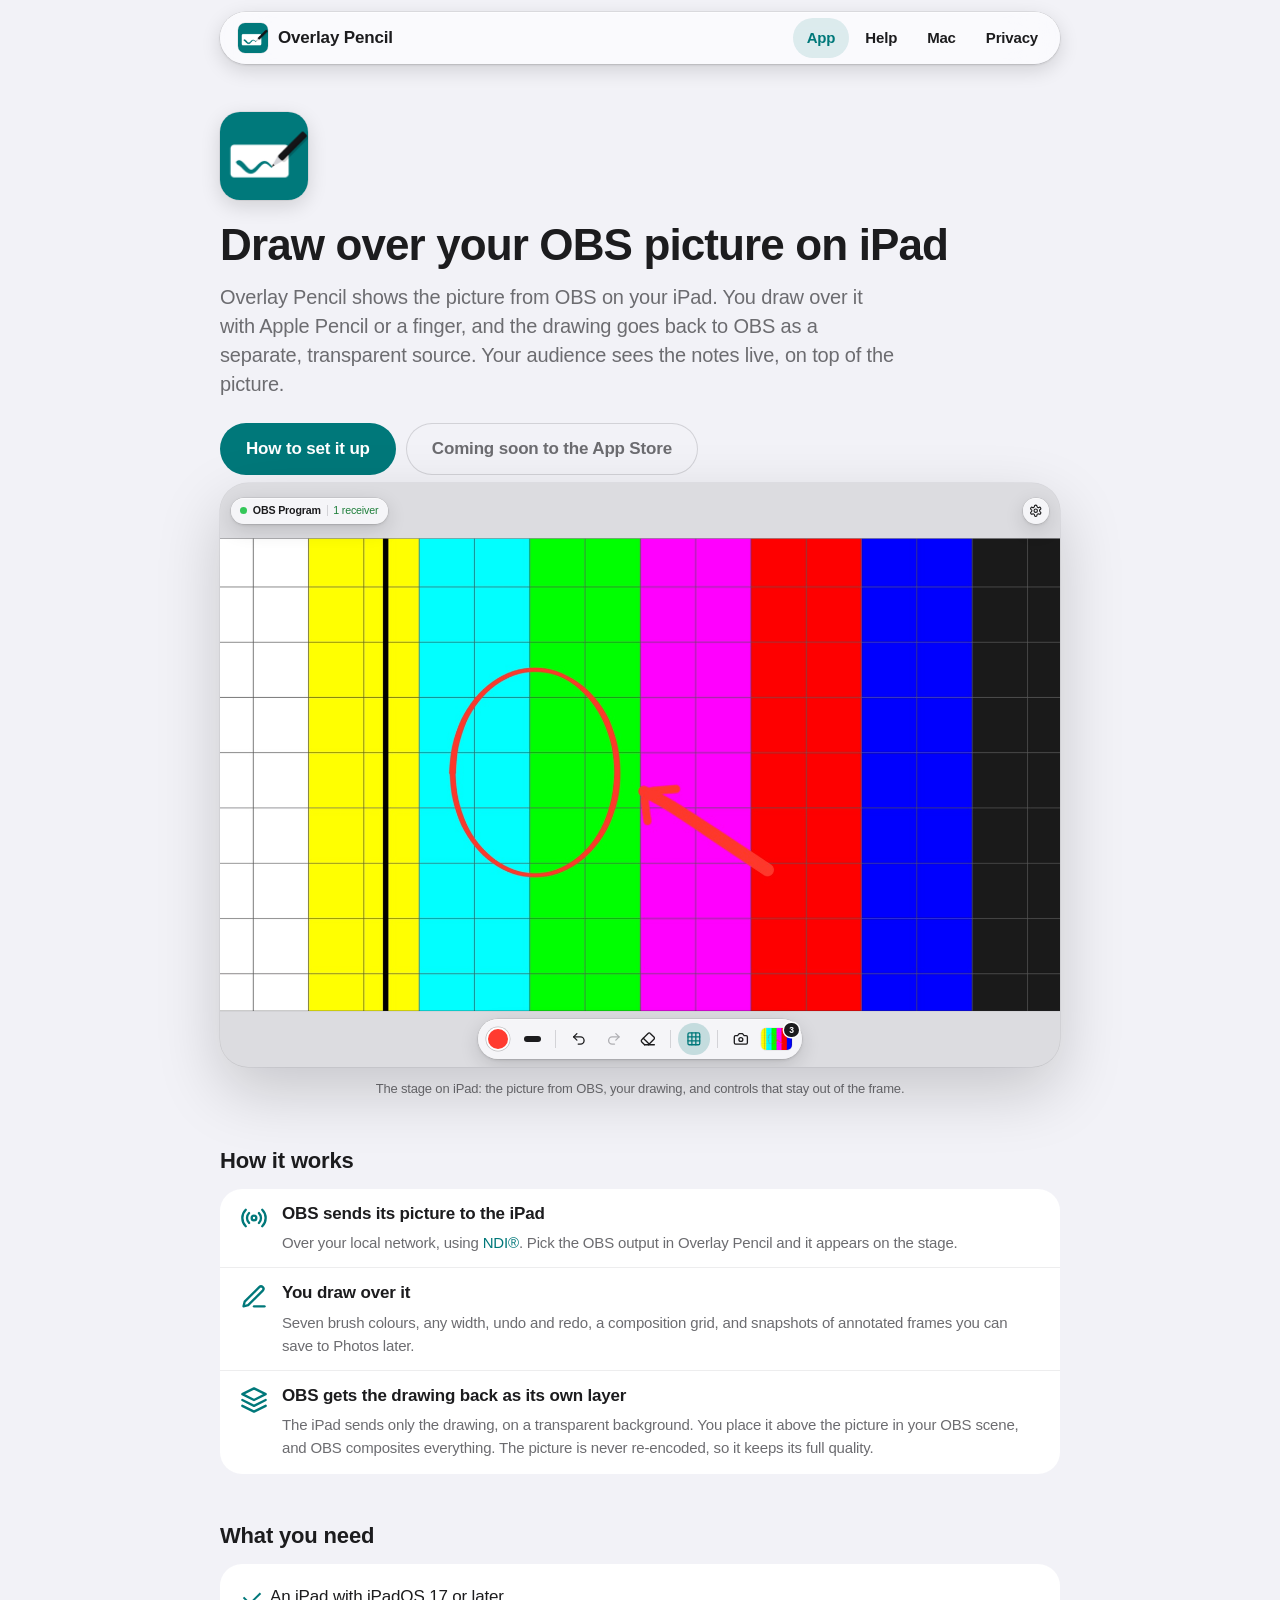
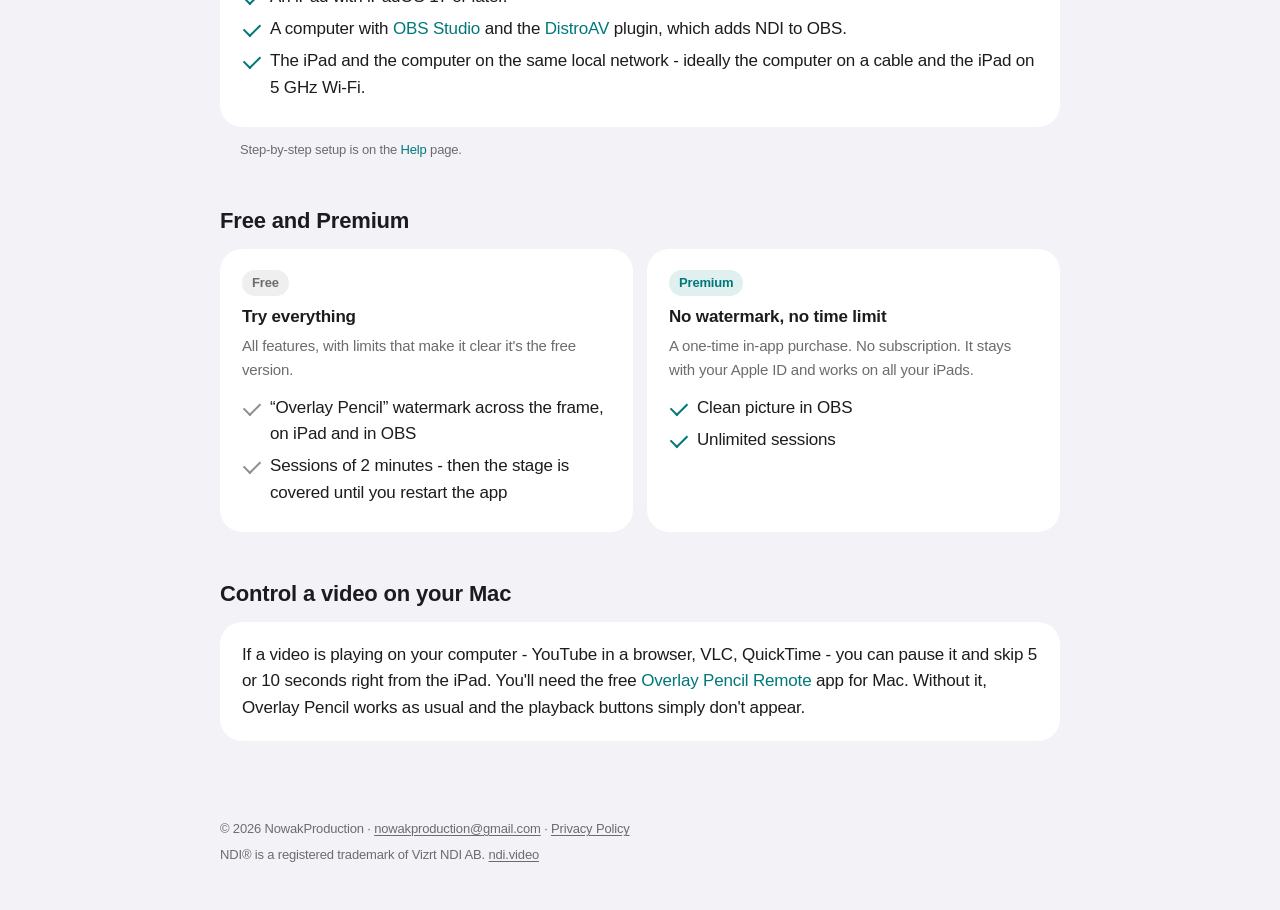
<file: index.html>
<!doctype html>
<html lang="en">
<head>
    <meta charset="utf-8">
    <meta name="viewport" content="width=device-width, initial-scale=1">
    <title>Overlay Pencil - draw over your OBS picture on iPad</title>
    <meta name="description" content="Overlay Pencil is an iPad app for drawing over the picture from OBS. The drawing goes back to OBS as a separate, transparent NDI® source.">
    <meta name="theme-color" content="#F2F2F7">
    <link rel="icon" type="image/png" href="assets/favicon.png">
    <link rel="apple-touch-icon" href="assets/apple-touch-icon.png">
    <link rel="stylesheet" href="style.css">
</head>
<body>
<header class="site">
    <div class="wrap">
        <div class="bar">
            <a class="brand" href="./"><img class="mark" src="assets/icon-96.png" alt="" width="30" height="30">Overlay Pencil</a>
            <nav>
                <a href="./" aria-current="page">App</a>
                <a href="support.html">Help</a>
                <a href="mac.html">Mac</a>
                <a href="privacy.html">Privacy</a>
            </nav>
        </div>
    </div>
</header>

<main>
    <div class="wrap">
        <img class="app-icon" src="assets/apple-touch-icon.png" alt="Overlay Pencil app icon" width="88" height="88">
        <h1>Draw over your OBS picture on iPad</h1>
        <p class="lead">Overlay Pencil shows the picture from OBS on your iPad. You draw over it with Apple Pencil or a finger, and the drawing goes back to OBS as a separate, transparent source. Your audience sees the notes live, on top of the picture.</p>

        <div class="actions">
            <a class="button" href="support.html">How to set it up</a>
            <span class="button soon" aria-disabled="true">Coming soon to the App Store</span>
        </div>

        <div class="scene" role="img" aria-label="Overlay Pencil on iPad: the picture from OBS with a red circle and arrow drawn over it, a status pill, a settings button and the toolbar">
            <div class="frame"></div>
            <div class="chrome-top">
                <span class="s-pill"><span class="dot"></span>OBS Program<span class="sep"></span><span class="ok">1 receiver</span></span>
                <span class="s-gear"><svg viewBox="0 0 24 24" fill="none" stroke="#1C1C1E" stroke-width="2" stroke-linecap="round" stroke-linejoin="round"><path d="M12.22 2h-.44a2 2 0 0 0-2 2v.18a2 2 0 0 1-1 1.73l-.43.25a2 2 0 0 1-2 0l-.15-.08a2 2 0 0 0-2.73.73l-.22.38a2 2 0 0 0 .73 2.73l.15.1a2 2 0 0 1 1 1.72v.51a2 2 0 0 1-1 1.74l-.15.09a2 2 0 0 0-.73 2.73l.22.38a2 2 0 0 0 2.73.73l.15-.08a2 2 0 0 1 2 0l.43.25a2 2 0 0 1 1 1.73V20a2 2 0 0 0 2 2h.44a2 2 0 0 0 2-2v-.18a2 2 0 0 1 1-1.73l.43-.25a2 2 0 0 1 2 0l.15.08a2 2 0 0 0 2.73-.73l.22-.39a2 2 0 0 0-.73-2.73l-.15-.08a2 2 0 0 1-1-1.74v-.5a2 2 0 0 1 1-1.74l.15-.09a2 2 0 0 0 .73-2.73l-.22-.38a2 2 0 0 0-2.73-.73l-.15.08a2 2 0 0 1-2 0l-.43-.25a2 2 0 0 1-1-1.73V4a2 2 0 0 0-2-2z"/><circle cx="12" cy="12" r="3"/></svg></span>
            </div>
            <div class="chrome-bottom">
                <div class="toolbar">
                    <span class="tool"><span class="swatch"></span></span>
                    <span class="tool"><span class="width-mark"></span></span>
                    <span class="divider"></span>
                    <span class="tool"><svg viewBox="0 0 24 24" fill="none" stroke="currentColor" stroke-width="2" stroke-linecap="round" stroke-linejoin="round"><path d="M9 14 4 9l5-5"/><path d="M4 9h10.5a5.5 5.5 0 0 1 0 11H11"/></svg></span>
                    <span class="tool disabled"><svg viewBox="0 0 24 24" fill="none" stroke="currentColor" stroke-width="2" stroke-linecap="round" stroke-linejoin="round"><path d="m15 14 5-5-5-5"/><path d="M20 9H9.5a5.5 5.5 0 0 0 0 11H13"/></svg></span>
                    <span class="tool"><svg viewBox="0 0 24 24" fill="none" stroke="currentColor" stroke-width="2" stroke-linecap="round" stroke-linejoin="round"><path d="m7 21-4.3-4.3c-1-1-1-2.5 0-3.4l9.6-9.6c1-1 2.5-1 3.4 0l5.6 5.6c1 1 1 2.5 0 3.4L13 21"/><path d="M22 21H7"/><path d="m5 11 9 9"/></svg></span>
                    <span class="divider"></span>
                    <span class="tool selected"><svg viewBox="0 0 24 24" fill="none" stroke="currentColor" stroke-width="2" stroke-linecap="round" stroke-linejoin="round"><rect x="3" y="3" width="18" height="18" rx="2"/><path d="M3 9h18M3 15h18M9 3v18M15 3v18"/></svg></span>
                    <span class="divider"></span>
                    <span class="tool"><svg viewBox="0 0 24 24" fill="none" stroke="currentColor" stroke-width="2" stroke-linecap="round" stroke-linejoin="round"><path d="M14.5 4h-5L7 7H4a2 2 0 0 0-2 2v9a2 2 0 0 0 2 2h16a2 2 0 0 0 2-2V9a2 2 0 0 0-2-2h-3l-2.5-3z"/><circle cx="12" cy="13" r="3"/></svg></span>
                    <span class="tile"><b>3</b></span>
                </div>
            </div>
        </div>
        <p class="caption">The stage on iPad: the picture from OBS, your drawing, and controls that stay out of the frame.</p>

        <h2>How it works</h2>
        <div class="list">
            <div class="row">
                <svg class="icon" viewBox="0 0 24 24" fill="none" stroke="currentColor" stroke-width="2" stroke-linecap="round" stroke-linejoin="round"><circle cx="12" cy="12" r="2"/><path d="M16.24 7.76a6 6 0 0 1 0 8.49M7.76 16.24a6 6 0 0 1 0-8.49M19.07 4.93a10 10 0 0 1 0 14.14M4.93 19.07a10 10 0 0 1 0-14.14"/></svg>
                <div><h3>OBS sends its picture to the iPad</h3><p>Over your local network, using <a href="https://ndi.video/">NDI®</a>. Pick the OBS output in Overlay Pencil and it appears on the stage.</p></div>
            </div>
            <div class="row">
                <svg class="icon" viewBox="0 0 24 24" fill="none" stroke="currentColor" stroke-width="2" stroke-linecap="round" stroke-linejoin="round"><path d="M12 20h9"/><path d="M16.5 3.5a2.1 2.1 0 0 1 3 3L7 19l-4 1 1-4Z"/></svg>
                <div><h3>You draw over it</h3><p>Seven brush colours, any width, undo and redo, a composition grid, and snapshots of annotated frames you can save to Photos later.</p></div>
            </div>
            <div class="row">
                <svg class="icon" viewBox="0 0 24 24" fill="none" stroke="currentColor" stroke-width="2" stroke-linecap="round" stroke-linejoin="round"><path d="m12 2 10 5-10 5L2 7z"/><path d="m2 12 10 5 10-5"/><path d="m2 17 10 5 10-5"/></svg>
                <div><h3>OBS gets the drawing back as its own layer</h3><p>The iPad sends only the drawing, on a transparent background. You place it above the picture in your OBS scene, and OBS composites everything. The picture is never re-encoded, so it keeps its full quality.</p></div>
            </div>
        </div>

        <h2>What you need</h2>
        <div class="card">
            <ul class="checks">
                <li>An iPad with iPadOS 17 or later.</li>
                <li>A computer with <a href="https://obsproject.com/">OBS Studio</a> and the <a href="https://github.com/DistroAV/DistroAV">DistroAV</a> plugin, which adds NDI to OBS.</li>
                <li>The iPad and the computer on the same local network - ideally the computer on a cable and the iPad on 5 GHz Wi-Fi.</li>
            </ul>
        </div>
        <p class="footnote">Step-by-step setup is on the <a href="support.html">Help</a> page.</p>

        <h2>Free and Premium</h2>
        <div class="grid">
            <div class="card">
                <span class="tag">Free</span>
                <h3>Try everything</h3>
                <p class="note">All features, with limits that make it clear it's the free version.</p>
                <ul class="checks muted">
                    <li>“Overlay Pencil” watermark across the frame, on iPad and in OBS</li>
                    <li>Sessions of 2 minutes - then the stage is covered until you restart the app</li>
                </ul>
            </div>
            <div class="card">
                <span class="tag accent">Premium</span>
                <h3>No watermark, no time limit</h3>
                <p class="note">A one-time in-app purchase. No subscription. It stays with your Apple ID and works on all your iPads.</p>
                <ul class="checks">
                    <li>Clean picture in OBS</li>
                    <li>Unlimited sessions</li>
                </ul>
            </div>
        </div>

        <h2>Control a video on your Mac</h2>
        <div class="card">
            <p>If a video is playing on your computer - YouTube in a browser, VLC, QuickTime - you can pause it and skip 5 or 10 seconds right from the iPad. You'll need the free <a href="mac.html">Overlay Pencil Remote</a> app for Mac. Without it, Overlay Pencil works as usual and the playback buttons simply don't appear.</p>
        </div>
    </div>
</main>

<footer class="site">
    <div class="wrap">
        <p>© 2026 NowakProduction · <a href="mailto:nowakproduction@gmail.com">nowakproduction@gmail.com</a> · <a href="privacy.html">Privacy Policy</a></p>
        <p>NDI® is a registered trademark of Vizrt NDI AB. <a href="https://ndi.video/">ndi.video</a></p>
    </div>
</footer>
</body>
</html>
</file>
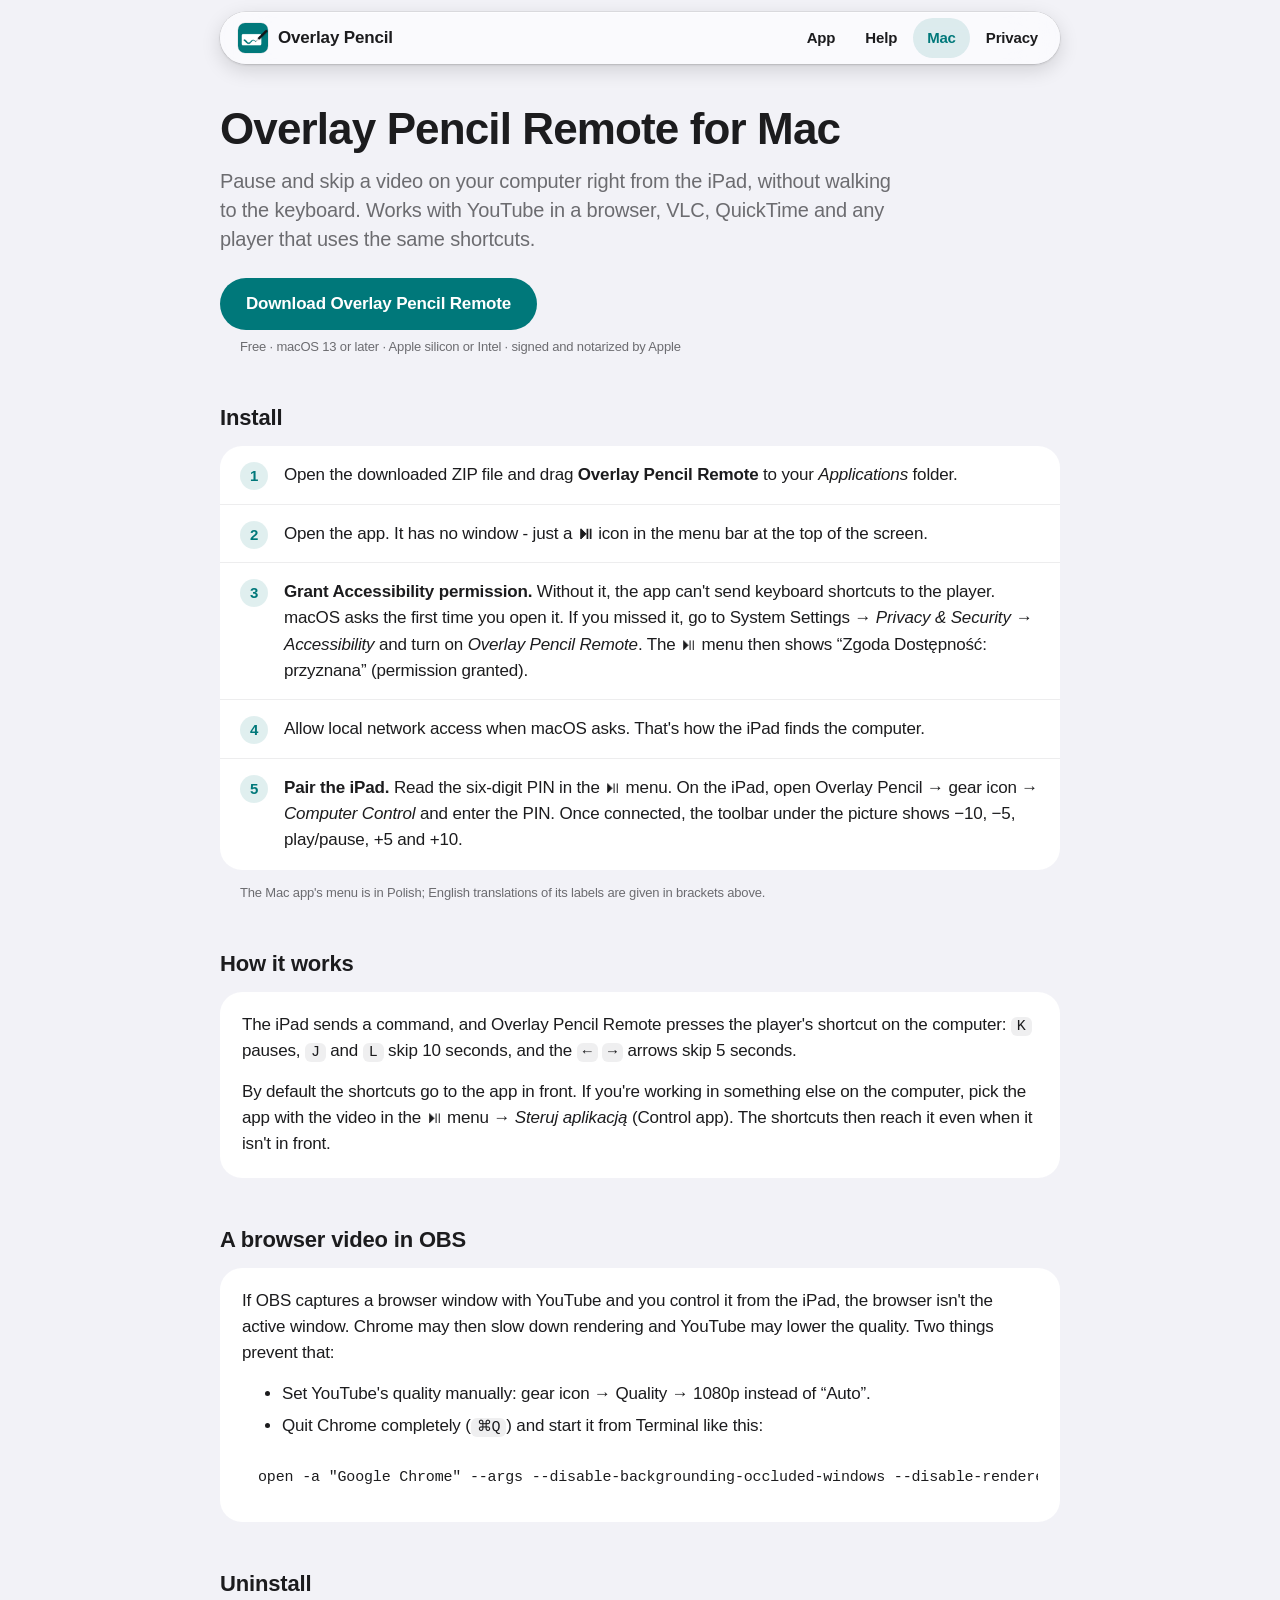
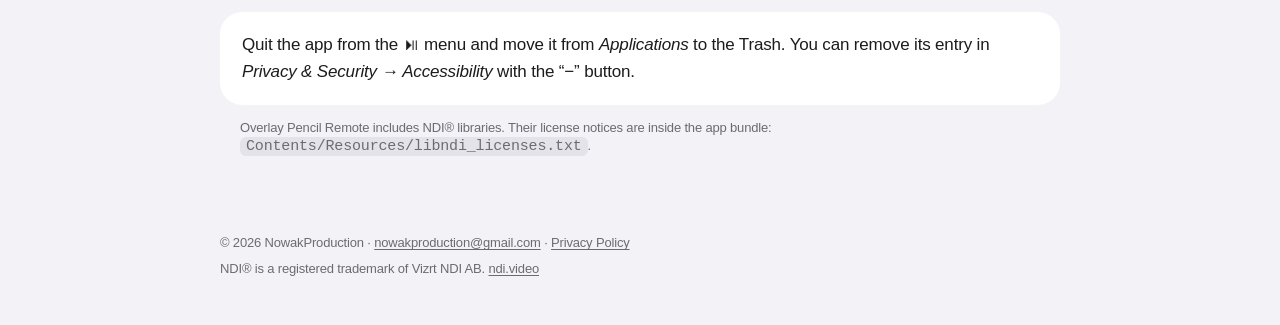
<file: mac.html>
<!doctype html>
<html lang="en">
<head>
    <meta charset="utf-8">
    <meta name="viewport" content="width=device-width, initial-scale=1">
    <title>Overlay Pencil Remote for Mac</title>
    <meta name="description" content="Pause and skip a video on your Mac right from the iPad. Free menu bar app for macOS 13 or later.">
    <meta name="theme-color" content="#F2F2F7">
    <link rel="icon" type="image/png" href="assets/favicon.png">
    <link rel="apple-touch-icon" href="assets/apple-touch-icon.png">
    <link rel="stylesheet" href="style.css">
</head>
<body>
<header class="site">
    <div class="wrap">
        <div class="bar">
            <a class="brand" href="./"><img class="mark" src="assets/icon-96.png" alt="" width="30" height="30">Overlay Pencil</a>
            <nav>
                <a href="./">App</a>
                <a href="support.html">Help</a>
                <a href="mac.html" aria-current="page">Mac</a>
                <a href="privacy.html">Privacy</a>
            </nav>
        </div>
    </div>
</header>

<main>
    <div class="wrap">
        <h1>Overlay Pencil Remote for Mac</h1>
        <p class="lead">Pause and skip a video on your computer right from the iPad, without walking to the keyboard. Works with YouTube in a browser, VLC, QuickTime and any player that uses the same shortcuts.</p>

        <div class="actions">
            <a class="button" href="https://github.com/nowakproduction/overlay-pencil/releases/latest/download/Overlay-Pencil-Remote.zip">Download Overlay Pencil Remote</a>
        </div>
        <p class="footnote">Free · macOS 13 or later · Apple silicon or Intel · signed and notarized by Apple</p>

        <h2>Install</h2>
        <ol class="steps">
            <li>Open the downloaded ZIP file and drag <strong>Overlay Pencil Remote</strong> to your <em>Applications</em> folder.</li>
            <li>Open the app. It has no window - just a <strong>⏯</strong> icon in the menu bar at the top of the screen.</li>
            <li>
                <strong>Grant Accessibility permission.</strong> Without it, the app can't send keyboard shortcuts to the player. macOS asks the first time you open it. If you missed it, go to System Settings → <em>Privacy &amp; Security → Accessibility</em> and turn on <em>Overlay Pencil Remote</em>. The ⏯ menu then shows “Zgoda Dostępność: przyznana” (permission granted).
            </li>
            <li>Allow local network access when macOS asks. That's how the iPad finds the computer.</li>
            <li>
                <strong>Pair the iPad.</strong> Read the six-digit PIN in the ⏯ menu. On the iPad, open Overlay Pencil → gear icon → <em>Computer Control</em> and enter the PIN. Once connected, the toolbar under the picture shows −10, −5, play/pause, +5 and +10.
            </li>
        </ol>
        <p class="footnote">The Mac app's menu is in Polish; English translations of its labels are given in brackets above.</p>

        <h2>How it works</h2>
        <div class="card">
            <p>The iPad sends a command, and Overlay Pencil Remote presses the player's shortcut on the computer: <kbd>K</kbd> pauses, <kbd>J</kbd> and <kbd>L</kbd> skip 10 seconds, and the <kbd>←</kbd> <kbd>→</kbd> arrows skip 5 seconds.</p>
            <p>By default the shortcuts go to the app in front. If you're working in something else on the computer, pick the app with the video in the ⏯ menu → <em>Steruj aplikacją</em> (Control app). The shortcuts then reach it even when it isn't in front.</p>
        </div>

        <h2>A browser video in OBS</h2>
        <div class="card">
            <p>If OBS captures a browser window with YouTube and you control it from the iPad, the browser isn't the active window. Chrome may then slow down rendering and YouTube may lower the quality. Two things prevent that:</p>
            <ul>
                <li>Set YouTube's quality manually: gear icon → Quality → 1080p instead of “Auto”.</li>
                <li>Quit Chrome completely (<kbd>⌘Q</kbd>) and start it from Terminal like this:</li>
            </ul>
            <pre><code>open -a "Google Chrome" --args --disable-backgrounding-occluded-windows --disable-renderer-backgrounding</code></pre>
        </div>

        <h2>Uninstall</h2>
        <div class="card">
            <p>Quit the app from the ⏯ menu and move it from <em>Applications</em> to the Trash. You can remove its entry in <em>Privacy &amp; Security → Accessibility</em> with the “−” button.</p>
        </div>

        <p class="footnote">Overlay Pencil Remote includes NDI® libraries. Their license notices are inside the app bundle: <code>Contents/Resources/libndi_licenses.txt</code>.</p>
    </div>
</main>

<footer class="site">
    <div class="wrap">
        <p>© 2026 NowakProduction · <a href="mailto:nowakproduction@gmail.com">nowakproduction@gmail.com</a> · <a href="privacy.html">Privacy Policy</a></p>
        <p>NDI® is a registered trademark of Vizrt NDI AB. <a href="https://ndi.video/">ndi.video</a></p>
    </div>
</footer>
</body>
</html>
</file>
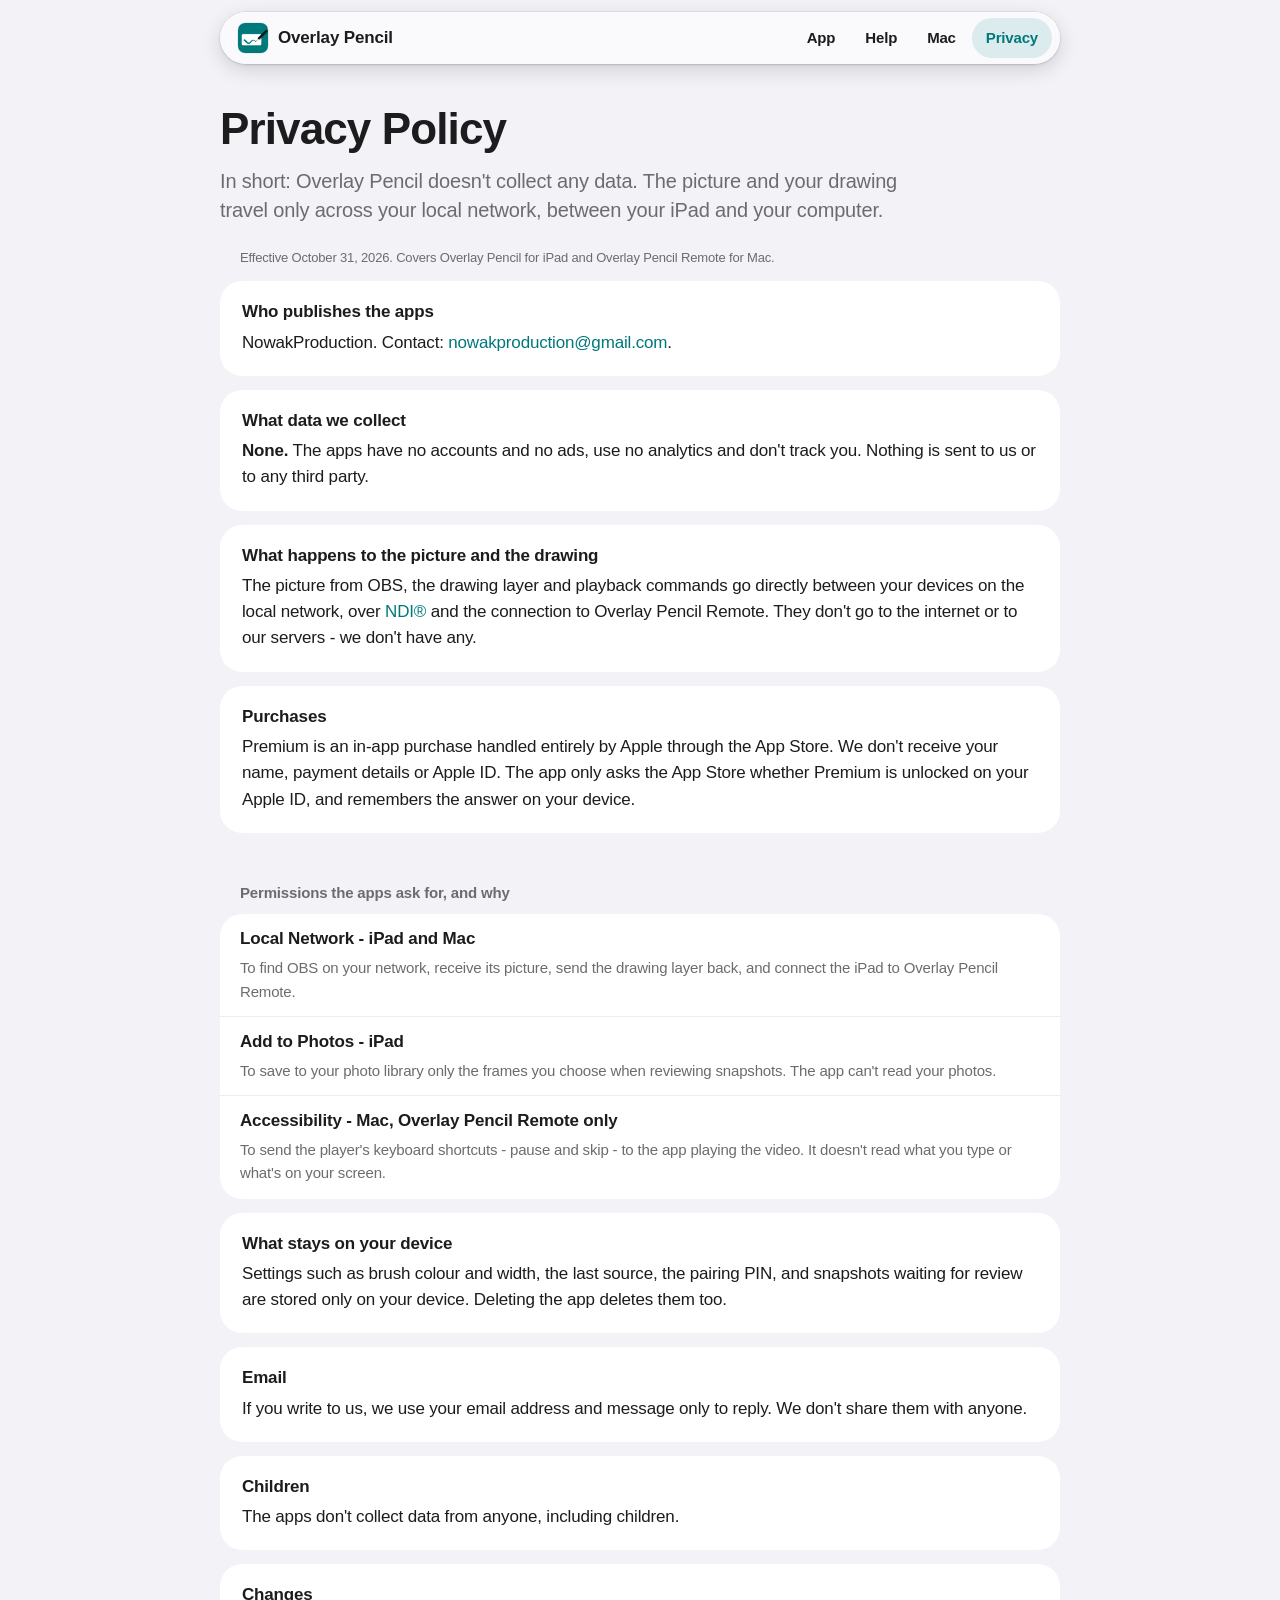
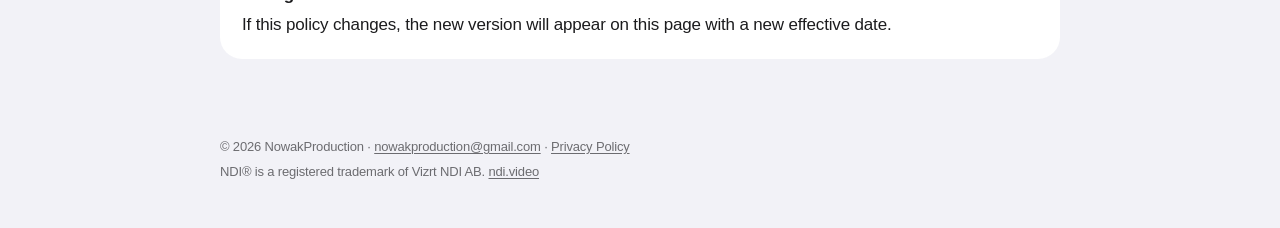
<file: privacy.html>
<!doctype html>
<html lang="en">
<head>
    <meta charset="utf-8">
    <meta name="viewport" content="width=device-width, initial-scale=1">
    <title>Privacy Policy - Overlay Pencil</title>
    <meta name="description" content="Overlay Pencil doesn't collect any data. The picture and your drawing stay on your local network.">
    <meta name="theme-color" content="#F2F2F7">
    <link rel="icon" type="image/png" href="assets/favicon.png">
    <link rel="apple-touch-icon" href="assets/apple-touch-icon.png">
    <link rel="stylesheet" href="style.css">
</head>
<body>
<header class="site">
    <div class="wrap">
        <div class="bar">
            <a class="brand" href="./"><img class="mark" src="assets/icon-96.png" alt="" width="30" height="30">Overlay Pencil</a>
            <nav>
                <a href="./">App</a>
                <a href="support.html">Help</a>
                <a href="mac.html">Mac</a>
                <a href="privacy.html" aria-current="page">Privacy</a>
            </nav>
        </div>
    </div>
</header>

<main>
    <div class="wrap">
        <h1>Privacy Policy</h1>
        <p class="lead">In short: Overlay Pencil doesn't collect any data. The picture and your drawing travel only across your local network, between your iPad and your computer.</p>

        <p class="footnote">Effective October 31, 2026. Covers Overlay Pencil for iPad and Overlay Pencil Remote for Mac.</p>

        <div class="card">
            <h3>Who publishes the apps</h3>
            <p>NowakProduction. Contact: <a href="mailto:nowakproduction@gmail.com">nowakproduction@gmail.com</a>.</p>
        </div>

        <div class="card">
            <h3>What data we collect</h3>
            <p><strong>None.</strong> The apps have no accounts and no ads, use no analytics and don't track you. Nothing is sent to us or to any third party.</p>
        </div>

        <div class="card">
            <h3>What happens to the picture and the drawing</h3>
            <p>The picture from OBS, the drawing layer and playback commands go directly between your devices on the local network, over <a href="https://ndi.video/">NDI®</a> and the connection to Overlay Pencil Remote. They don't go to the internet or to our servers - we don't have any.</p>
        </div>

        <div class="card">
            <h3>Purchases</h3>
            <p>Premium is an in-app purchase handled entirely by Apple through the App Store. We don't receive your name, payment details or Apple ID. The app only asks the App Store whether Premium is unlocked on your Apple ID, and remembers the answer on your device.</p>
        </div>

        <p class="section-label">Permissions the apps ask for, and why</p>
        <div class="list">
            <div class="row"><div><h3>Local Network - iPad and Mac</h3><p>To find OBS on your network, receive its picture, send the drawing layer back, and connect the iPad to Overlay Pencil Remote.</p></div></div>
            <div class="row"><div><h3>Add to Photos - iPad</h3><p>To save to your photo library only the frames you choose when reviewing snapshots. The app can't read your photos.</p></div></div>
            <div class="row"><div><h3>Accessibility - Mac, Overlay Pencil Remote only</h3><p>To send the player's keyboard shortcuts - pause and skip - to the app playing the video. It doesn't read what you type or what's on your screen.</p></div></div>
        </div>

        <div class="card" style="margin-top: 14px">
            <h3>What stays on your device</h3>
            <p>Settings such as brush colour and width, the last source, the pairing PIN, and snapshots waiting for review are stored only on your device. Deleting the app deletes them too.</p>
        </div>

        <div class="card">
            <h3>Email</h3>
            <p>If you write to us, we use your email address and message only to reply. We don't share them with anyone.</p>
        </div>

        <div class="card">
            <h3>Children</h3>
            <p>The apps don't collect data from anyone, including children.</p>
        </div>

        <div class="card">
            <h3>Changes</h3>
            <p>If this policy changes, the new version will appear on this page with a new effective date.</p>
        </div>
    </div>
</main>

<footer class="site">
    <div class="wrap">
        <p>© 2026 NowakProduction · <a href="mailto:nowakproduction@gmail.com">nowakproduction@gmail.com</a> · <a href="privacy.html">Privacy Policy</a></p>
        <p>NDI® is a registered trademark of Vizrt NDI AB. <a href="https://ndi.video/">ndi.video</a></p>
    </div>
</footer>
</body>
</html>
</file>
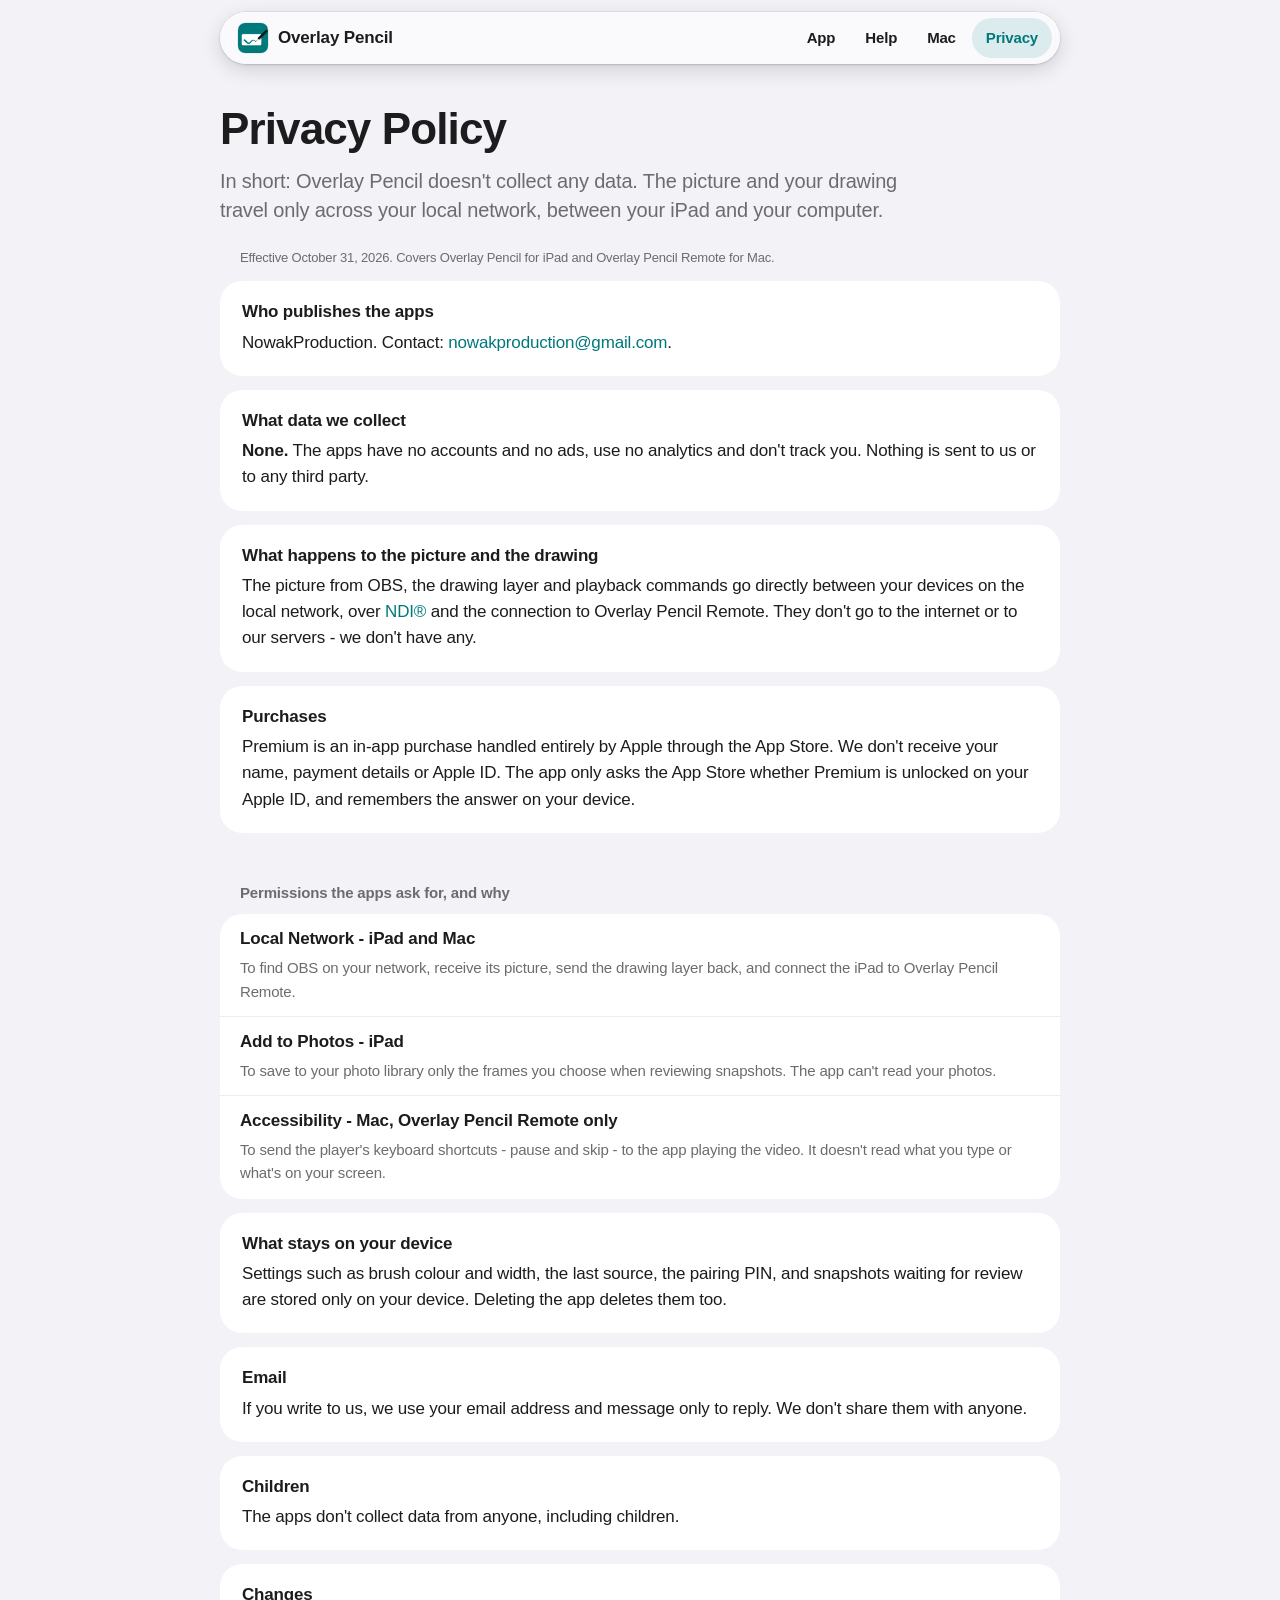
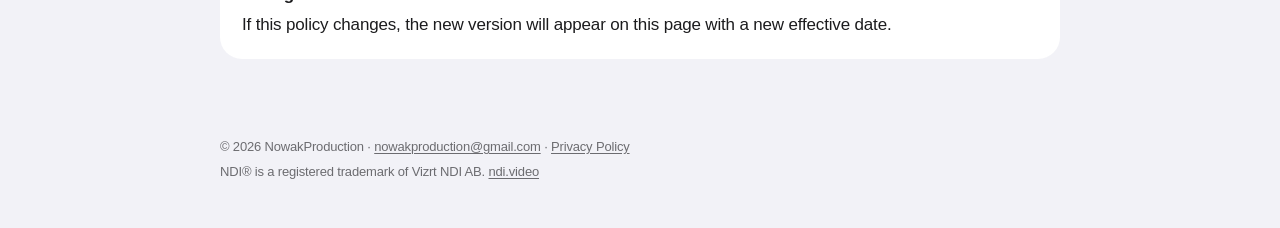
<file: prywatnosc.html>
<!doctype html>
<html lang="en">
<head>
    <meta charset="utf-8">
    <meta name="viewport" content="width=device-width, initial-scale=1">
    <title>Privacy Policy - Overlay Pencil</title>
    <!-- Old Polish address, still opened by earlier builds of the app. -->
    <link rel="canonical" href="https://nowakproduction.github.io/overlay-pencil/privacy.html">
    <meta http-equiv="refresh" content="0; url=privacy.html">
    <meta name="robots" content="noindex">
    <link rel="icon" type="image/png" href="assets/favicon.png">
    <link rel="apple-touch-icon" href="assets/apple-touch-icon.png">
    <link rel="stylesheet" href="style.css">
</head>
<body>
<main>
    <div class="wrap">
        <p>This page has moved: <a href="privacy.html">Privacy Policy</a>.</p>
    </div>
</main>
</body>
</html>
</file>
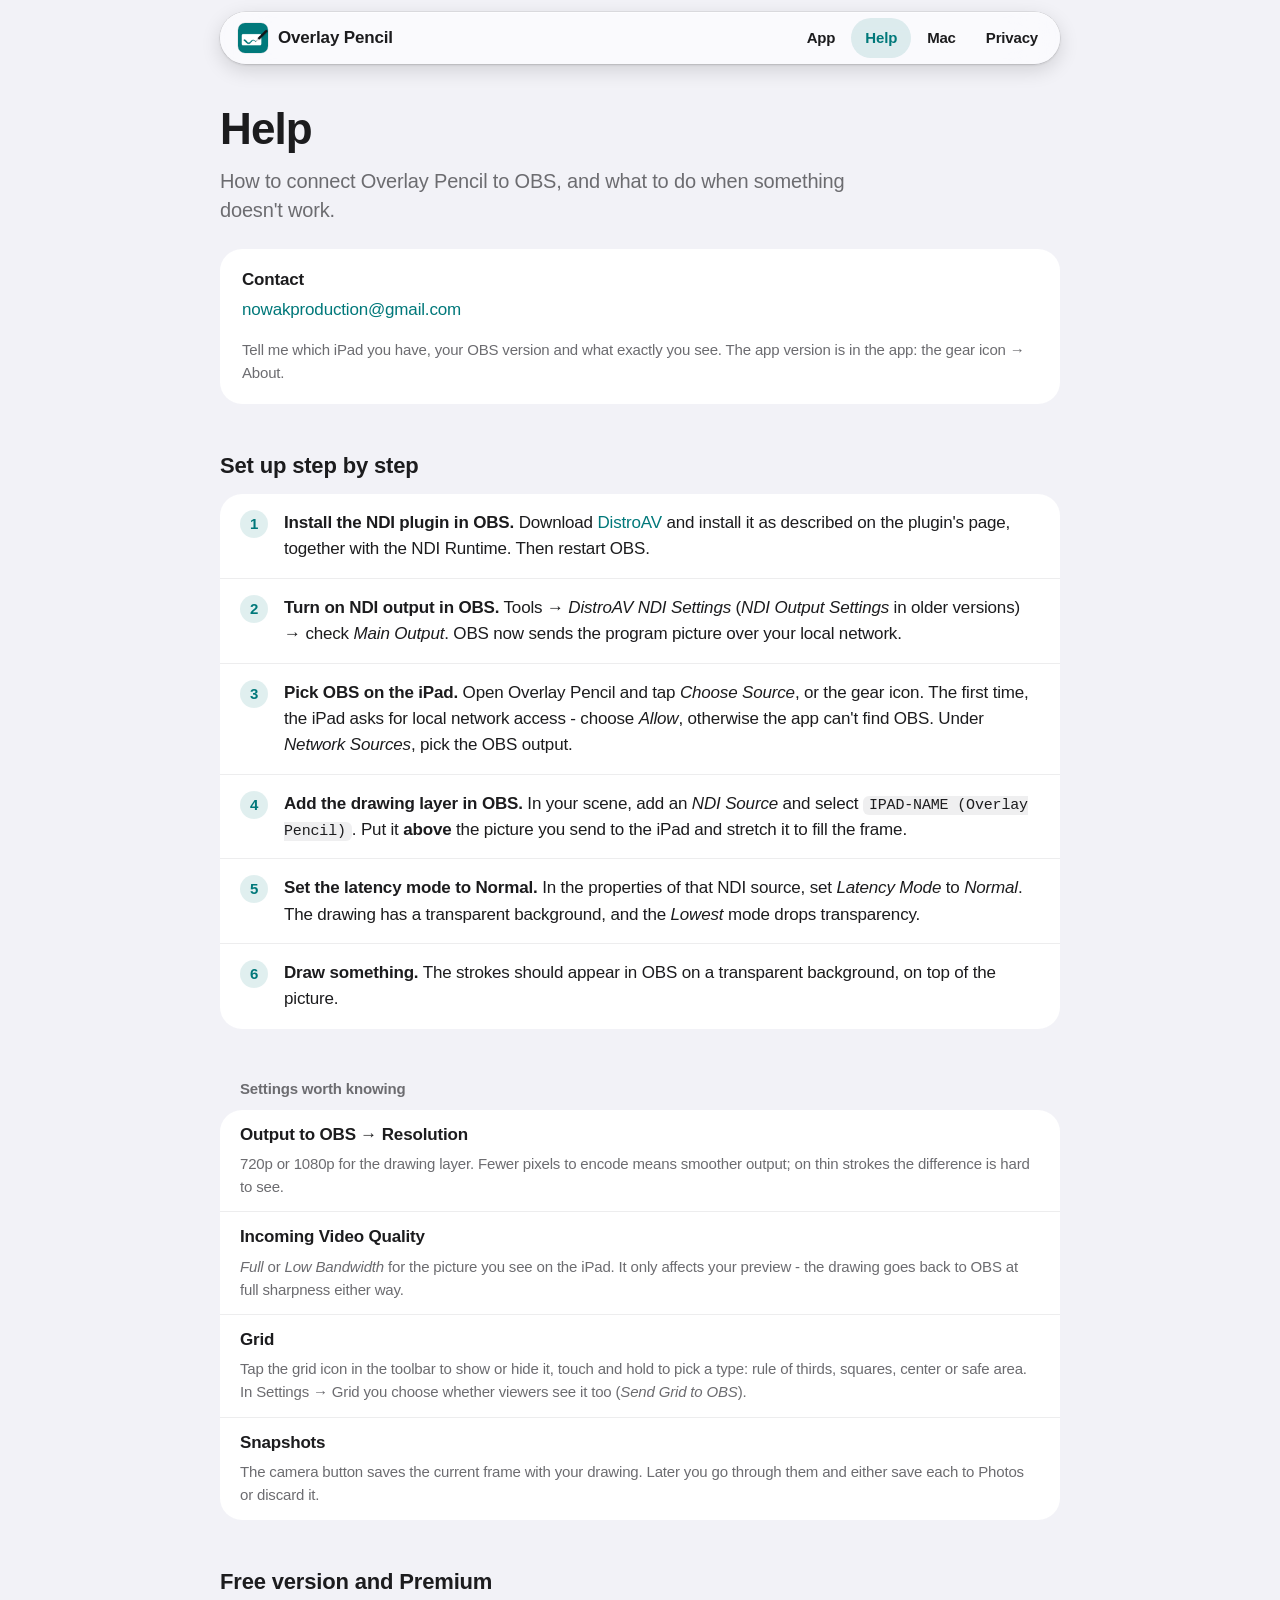
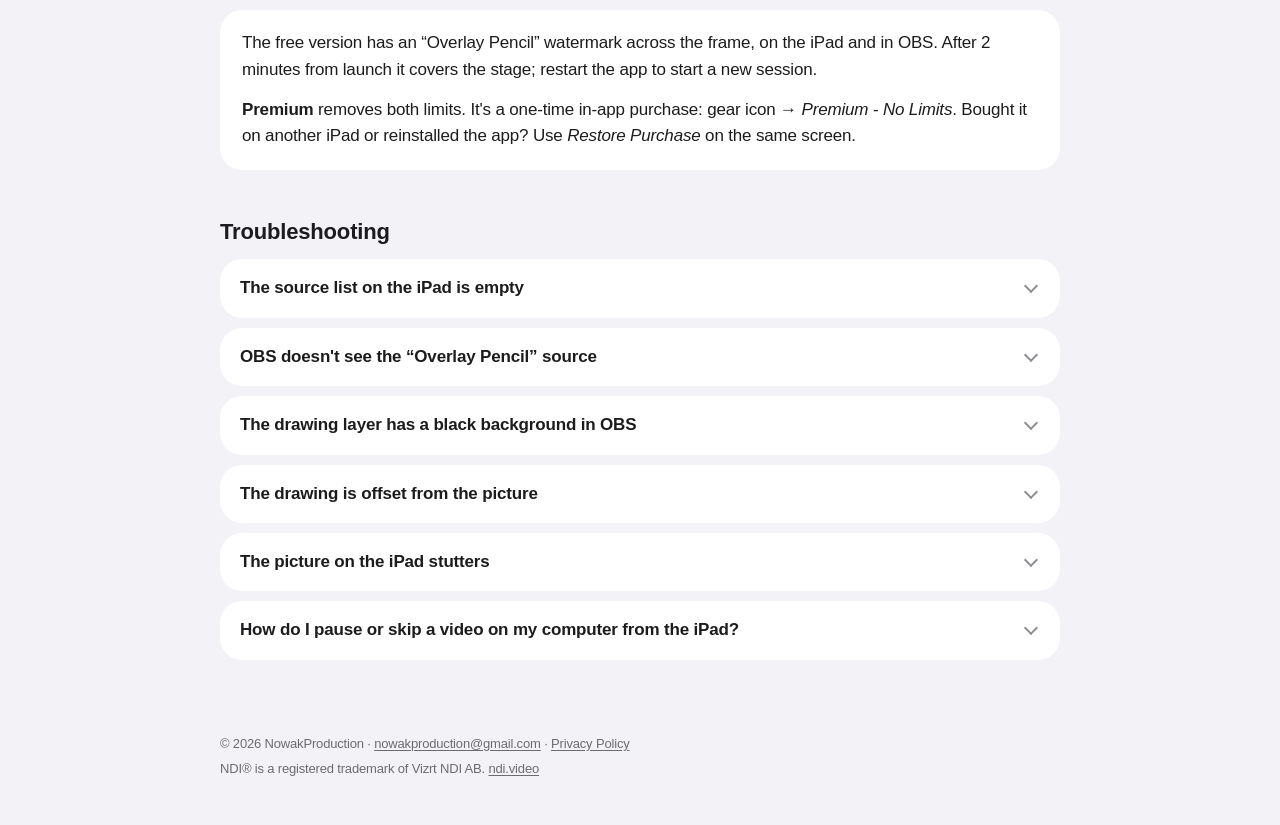
<file: support.html>
<!doctype html>
<html lang="en">
<head>
    <meta charset="utf-8">
    <meta name="viewport" content="width=device-width, initial-scale=1">
    <title>Help - Overlay Pencil</title>
    <meta name="description" content="How to connect Overlay Pencil to OBS, and what to do when something doesn't work.">
    <meta name="theme-color" content="#F2F2F7">
    <link rel="icon" type="image/png" href="assets/favicon.png">
    <link rel="apple-touch-icon" href="assets/apple-touch-icon.png">
    <link rel="stylesheet" href="style.css">
</head>
<body>
<header class="site">
    <div class="wrap">
        <div class="bar">
            <a class="brand" href="./"><img class="mark" src="assets/icon-96.png" alt="" width="30" height="30">Overlay Pencil</a>
            <nav>
                <a href="./">App</a>
                <a href="support.html" aria-current="page">Help</a>
                <a href="mac.html">Mac</a>
                <a href="privacy.html">Privacy</a>
            </nav>
        </div>
    </div>
</header>

<main>
    <div class="wrap">
        <h1>Help</h1>
        <p class="lead">How to connect Overlay Pencil to OBS, and what to do when something doesn't work.</p>

        <div class="card">
            <h3>Contact</h3>
            <p><a href="mailto:nowakproduction@gmail.com">nowakproduction@gmail.com</a></p>
            <p class="note">Tell me which iPad you have, your OBS version and what exactly you see. The app version is in the app: the gear icon → About.</p>
        </div>

        <h2>Set up step by step</h2>
        <ol class="steps">
            <li>
                <strong>Install the NDI plugin in OBS.</strong>
                Download <a href="https://github.com/DistroAV/DistroAV">DistroAV</a> and install it as described on the plugin's page, together with the NDI Runtime. Then restart OBS.
            </li>
            <li>
                <strong>Turn on NDI output in OBS.</strong>
                Tools → <em>DistroAV NDI Settings</em> (<em>NDI Output Settings</em> in older versions) → check <em>Main Output</em>. OBS now sends the program picture over your local network.
            </li>
            <li>
                <strong>Pick OBS on the iPad.</strong>
                Open Overlay Pencil and tap <em>Choose Source</em>, or the gear icon. The first time, the iPad asks for local network access - choose <em>Allow</em>, otherwise the app can't find OBS. Under <em>Network Sources</em>, pick the OBS output.
            </li>
            <li>
                <strong>Add the drawing layer in OBS.</strong>
                In your scene, add an <em>NDI Source</em> and select <code>IPAD-NAME (Overlay Pencil)</code>. Put it <strong>above</strong> the picture you send to the iPad and stretch it to fill the frame.
            </li>
            <li>
                <strong>Set the latency mode to Normal.</strong>
                In the properties of that NDI source, set <em>Latency Mode</em> to <em>Normal</em>. The drawing has a transparent background, and the <em>Lowest</em> mode drops transparency.
            </li>
            <li>
                <strong>Draw something.</strong>
                The strokes should appear in OBS on a transparent background, on top of the picture.
            </li>
        </ol>

        <p class="section-label">Settings worth knowing</p>
        <div class="list">
            <div class="row"><div><h3>Output to OBS → Resolution</h3><p>720p or 1080p for the drawing layer. Fewer pixels to encode means smoother output; on thin strokes the difference is hard to see.</p></div></div>
            <div class="row"><div><h3>Incoming Video Quality</h3><p><em>Full</em> or <em>Low Bandwidth</em> for the picture you see on the iPad. It only affects your preview - the drawing goes back to OBS at full sharpness either way.</p></div></div>
            <div class="row"><div><h3>Grid</h3><p>Tap the grid icon in the toolbar to show or hide it, touch and hold to pick a type: rule of thirds, squares, center or safe area. In Settings → Grid you choose whether viewers see it too (<em>Send Grid to OBS</em>).</p></div></div>
            <div class="row"><div><h3>Snapshots</h3><p>The camera button saves the current frame with your drawing. Later you go through them and either save each to Photos or discard it.</p></div></div>
        </div>

        <h2>Free version and Premium</h2>
        <div class="card">
            <p>The free version has an “Overlay Pencil” watermark across the frame, on the iPad and in OBS. After 2 minutes from launch it covers the stage; restart the app to start a new session.</p>
            <p><strong>Premium</strong> removes both limits. It's a one-time in-app purchase: gear icon → <em>Premium - No Limits</em>. Bought it on another iPad or reinstalled the app? Use <em>Restore Purchase</em> on the same screen.</p>
        </div>

        <h2>Troubleshooting</h2>
        <details class="faq">
            <summary>The source list on the iPad is empty</summary>
            <p>Check that the iPad and the computer are on the same network and that NDI output is on in OBS (step 2). If you tapped “Don't Allow” the first time, turn access on in iPad Settings → Apps → Overlay Pencil → Local Network. If sources still don't appear, close the app and open it again.</p>
        </details>
        <details class="faq">
            <summary>OBS doesn't see the “Overlay Pencil” source</summary>
            <p>Overlay Pencil has to be open on the iPad screen - iPadOS pauses sending in the background. Also check that the computer's firewall isn't blocking OBS on the local network.</p>
        </details>
        <details class="faq">
            <summary>The drawing layer has a black background in OBS</summary>
            <p>Set <em>Latency Mode</em> of that NDI source to <em>Normal</em> (step 5).</p>
        </details>
        <details class="faq">
            <summary>The drawing is offset from the picture</summary>
            <p>The layer and the picture must take up the same area in the OBS scene. Stretch the Overlay Pencil source to the full frame, like the picture under it.</p>
        </details>
        <details class="faq">
            <summary>The picture on the iPad stutters</summary>
            <p>A full 1080p picture from OBS needs tens of Mbit/s, and Wi-Fi shares that with the drawing layer. In this order, it helps to: connect the computer by cable, put the iPad on 5 GHz Wi-Fi, and set Incoming Video Quality to <em>Low Bandwidth</em>.</p>
        </details>
        <details class="faq">
            <summary>How do I pause or skip a video on my computer from the iPad?</summary>
            <p>Install the free <a href="mac.html">Overlay Pencil Remote</a> app for Mac and pair it in Settings → Computer Control. The playback buttons appear on the iPad once it's connected.</p>
        </details>
    </div>
</main>

<footer class="site">
    <div class="wrap">
        <p>© 2026 NowakProduction · <a href="mailto:nowakproduction@gmail.com">nowakproduction@gmail.com</a> · <a href="privacy.html">Privacy Policy</a></p>
        <p>NDI® is a registered trademark of Vizrt NDI AB. <a href="https://ndi.video/">ndi.video</a></p>
    </div>
</footer>
</body>
</html>
</file>
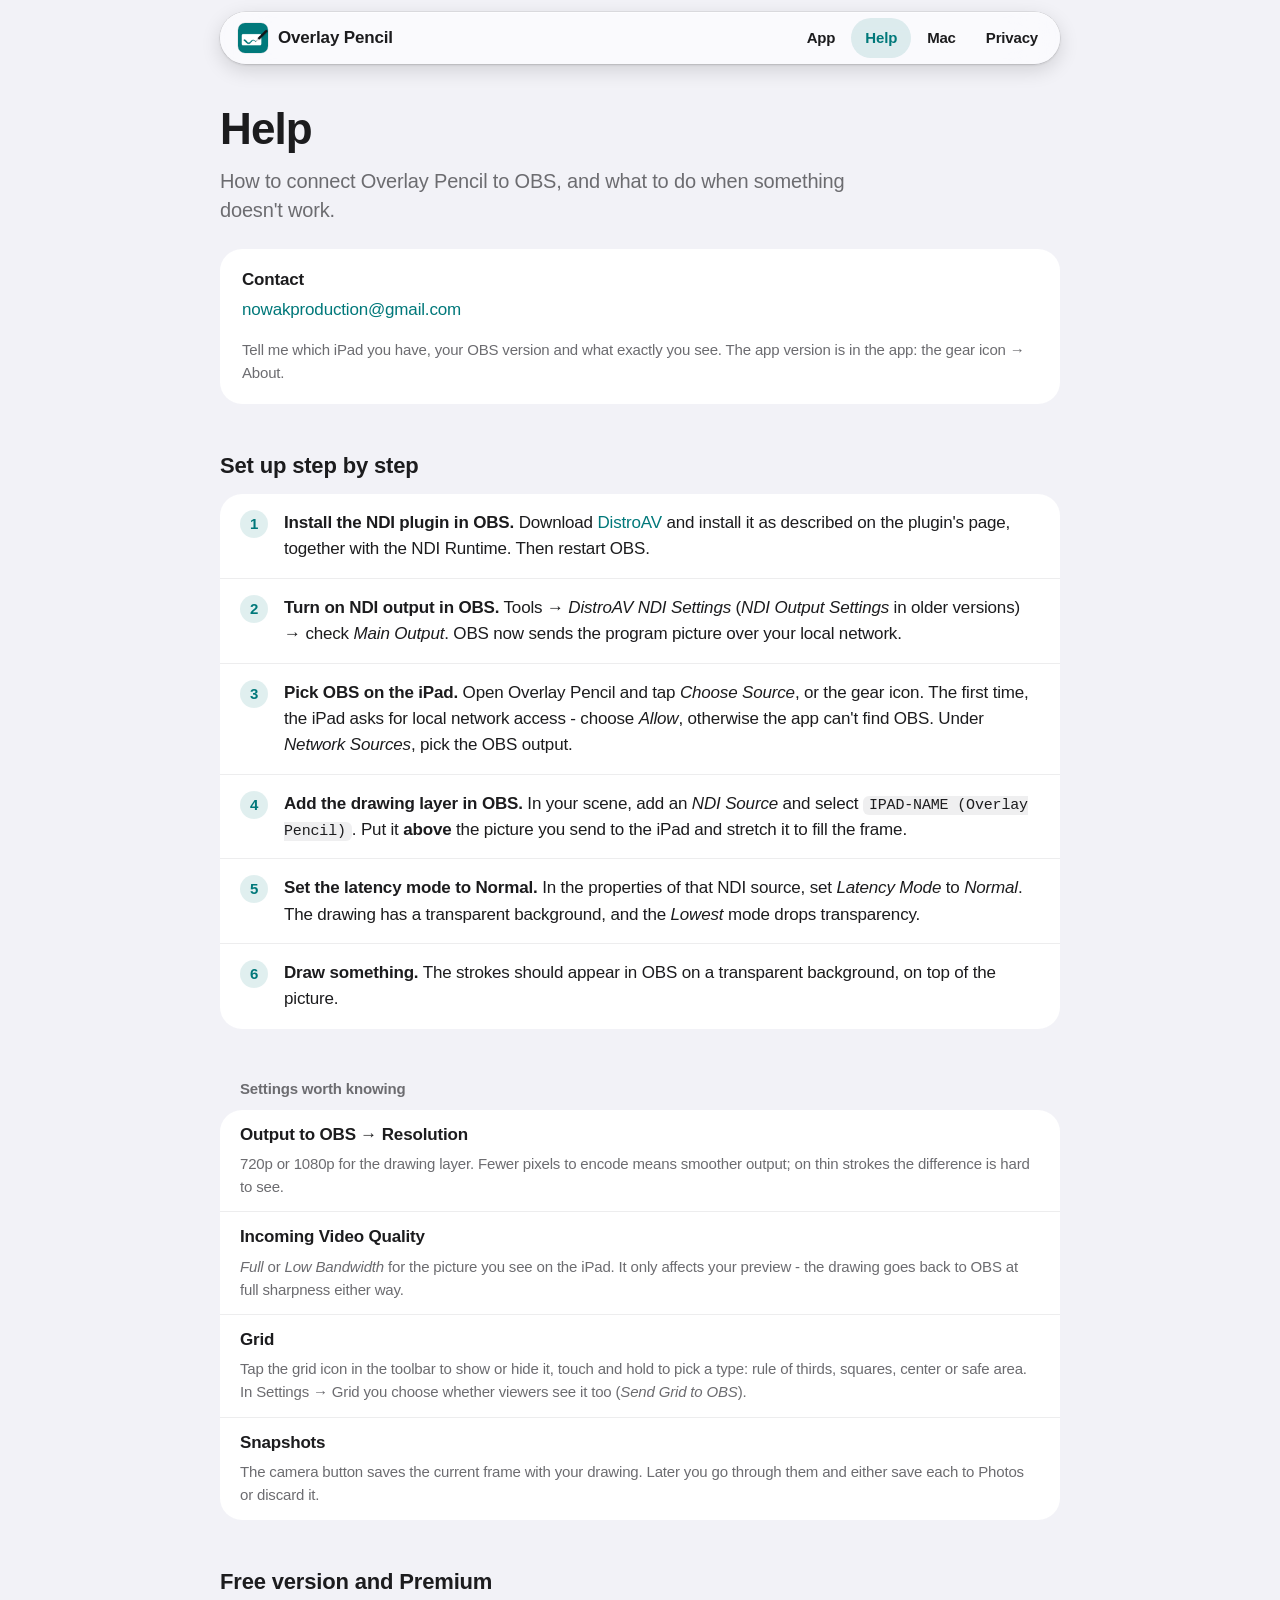
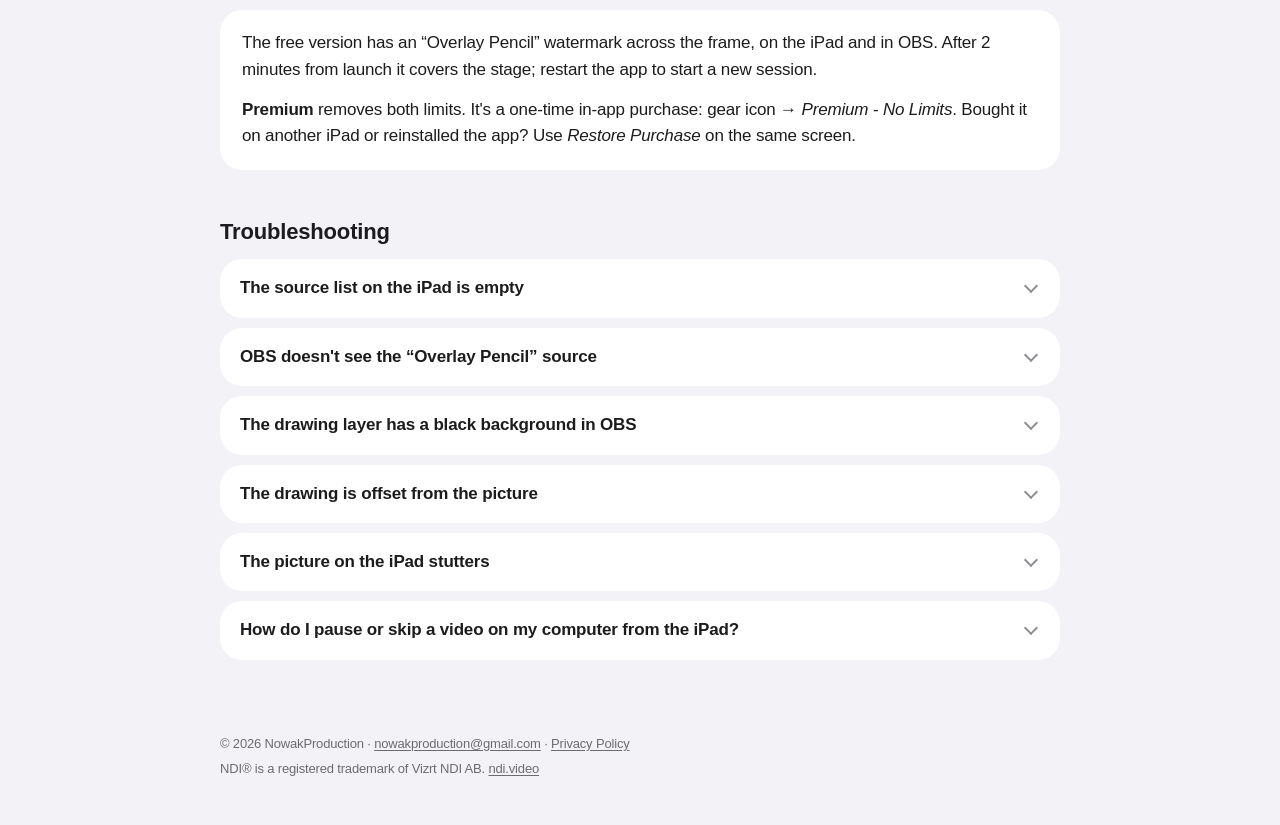
<file: wsparcie.html>
<!doctype html>
<html lang="en">
<head>
    <meta charset="utf-8">
    <meta name="viewport" content="width=device-width, initial-scale=1">
    <title>Help - Overlay Pencil</title>
    <!-- Old Polish address, still opened by earlier builds of the app. -->
    <link rel="canonical" href="https://nowakproduction.github.io/overlay-pencil/support.html">
    <meta http-equiv="refresh" content="0; url=support.html">
    <meta name="robots" content="noindex">
    <link rel="icon" type="image/png" href="assets/favicon.png">
    <link rel="apple-touch-icon" href="assets/apple-touch-icon.png">
    <link rel="stylesheet" href="style.css">
</head>
<body>
<main>
    <div class="wrap">
        <p>This page has moved: <a href="support.html">Help</a>.</p>
    </div>
</main>
</body>
</html>
</file>
<file: style.css>
/* Overlay Pencil — site styles on the app's design system (light theme, iPadOS 26).
   Tokens mirror OverlayPen/UI/Design/DS.swift: teal accent, grouped gray background,
   white cards, capsule controls, light glass for anything that floats over a picture. */

:root {
    --accent: #00787A;
    --accent-pressed: #005F61;
    --accent-tint: rgba(0, 120, 122, 0.12);
    --fg-1: #1C1C1E;
    --fg-2: #6C6C70;
    --fg-3: #8E8E93;
    --bg-grouped: #F2F2F7;
    --card: #FFFFFF;
    --separator: rgba(60, 60, 67, 0.18);
    --fill-1: rgba(120, 120, 128, 0.12);
    --letterbox: #DCDCE0;
    --canvas-edge: rgba(0, 0, 0, 0.16);
    --status-ok: #1E7F3A;
    --status-ok-dot: #34C759;
    --status-wait-dot: #FF9F0A;
    --glass-bg: rgba(252, 252, 254, 0.80);
    --shadow-glass: inset 0 0.5px 0 rgba(255, 255, 255, 0.9), 0 0 0 0.5px rgba(0, 0, 0, 0.12),
                    0 1px 3px rgba(0, 0, 0, 0.12), 0 6px 20px rgba(0, 0, 0, 0.14);
    --radius-card: 22px;
    --radius-thumb: 12px;
    --font: -apple-system, BlinkMacSystemFont, "SF Pro Text", "Segoe UI", Roboto, "Helvetica Neue", Arial, sans-serif;
    --font-rounded: ui-rounded, -apple-system, "SF Pro Rounded", var(--font);
    --mono: ui-monospace, "SF Mono", SFMono-Regular, Menlo, Consolas, monospace;
}

* { box-sizing: border-box; }

html { -webkit-text-size-adjust: 100%; }

body {
    margin: 0;
    background: var(--bg-grouped);
    color: var(--fg-1);
    font: 17px/1.55 var(--font);
    letter-spacing: -0.01em;
    -webkit-font-smoothing: antialiased;
}

.wrap {
    max-width: 880px;
    margin: 0 auto;
    padding: 0 20px;
}

a { color: var(--accent); text-decoration: none; }
a:hover { text-decoration: underline; }

/* ---------- Header: one glass capsule ---------- */

header.site {
    position: sticky;
    top: 0;
    z-index: 10;
    padding: 12px 0;
}

header.site .bar {
    display: flex;
    flex-wrap: wrap;
    align-items: center;
    justify-content: space-between;
    gap: 6px 16px;
    min-height: 52px;
    padding: 6px 8px 6px 18px;
    border-radius: 999px;
    background: var(--glass-bg);
    -webkit-backdrop-filter: blur(24px) saturate(180%);
    backdrop-filter: blur(24px) saturate(180%);
    box-shadow: var(--shadow-glass);
}

.brand {
    display: inline-flex;
    align-items: center;
    gap: 10px;
    font-weight: 700;
    font-size: 17px;
    color: var(--fg-1);
}

.brand:hover { text-decoration: none; }

/* The app icon, with the iPadOS corner rounding (about 22% of the side). */
.brand .mark {
    width: 30px;
    height: 30px;
    border-radius: 7px;
    box-shadow: 0 0 0 0.5px rgba(0, 0, 0, 0.12);
}

nav { display: flex; flex-wrap: wrap; gap: 2px; }

nav a {
    color: var(--fg-1);
    font-size: 15px;
    font-weight: 600;
    padding: 8px 14px;
    border-radius: 999px;
}

nav a:hover { background: rgba(0, 0, 0, 0.06); text-decoration: none; }

nav a[aria-current="page"] {
    background: var(--accent-tint);
    color: var(--accent);
}

.app-icon {
    display: block;
    width: 88px;
    height: 88px;
    border-radius: 20px;
    box-shadow: 0 0 0 0.5px rgba(0, 0, 0, 0.12), 0 6px 20px rgba(0, 0, 0, 0.14);
    margin: 8px 0 20px;
}

/* ---------- Type ---------- */

main { padding: 28px 0 56px; }

h1 {
    font-size: clamp(30px, 5vw, 44px);
    line-height: 1.12;
    letter-spacing: -0.02em;
    margin: 0 0 14px;
}

h2 {
    font-size: 22px;
    line-height: 1.27;
    margin: 48px 0 14px;
}

h3 {
    font-size: 17px;
    line-height: 1.3;
    margin: 0 0 6px;
}

p, ul, ol { margin: 0 0 14px; }
li { margin-bottom: 6px; }

.lead {
    font-size: 20px;
    line-height: 1.45;
    color: var(--fg-2);
    margin-bottom: 24px;
    max-width: 680px;
}

.note {
    color: var(--fg-2);
    font-size: 15px;
}

.section-label {
    font-size: 15px;
    font-weight: 600;
    color: var(--fg-2);
    margin: 48px 0 10px 20px;
}

/* ---------- Cards and lists (inset grouped) ---------- */

.card {
    background: var(--card);
    border-radius: var(--radius-card);
    padding: 20px 22px;
    margin: 0 0 14px;
}

.card > :last-child { margin-bottom: 0; }

.grid {
    display: grid;
    grid-template-columns: repeat(auto-fit, minmax(240px, 1fr));
    gap: 14px;
    margin-bottom: 14px;
}

.grid .card { margin: 0; }

.list {
    background: var(--card);
    border-radius: var(--radius-card);
    overflow: hidden;
    margin: 0 0 8px;
}

.list .row {
    display: flex;
    gap: 14px;
    align-items: flex-start;
    padding: 14px 20px;
    box-shadow: inset 0 -0.5px 0 var(--separator);
}

.list .row:last-child { box-shadow: none; }

.list .row .icon {
    flex: none;
    width: 28px;
    height: 28px;
    color: var(--accent);
    margin-top: 1px;
}

.list .row p { margin: 2px 0 0; color: var(--fg-2); font-size: 15px; }

.footnote {
    color: var(--fg-2);
    font-size: 13px;
    line-height: 1.4;
    margin: 0 20px 14px;
}

/* ---------- Numbered steps ---------- */

ol.steps {
    list-style: none;
    padding: 0;
    counter-reset: step;
    background: var(--card);
    border-radius: var(--radius-card);
    overflow: hidden;
}

ol.steps > li {
    counter-increment: step;
    position: relative;
    margin: 0;
    padding: 16px 20px 16px 64px;
    box-shadow: inset 0 -0.5px 0 var(--separator);
}

ol.steps > li:last-child { box-shadow: none; }

ol.steps > li::before {
    content: counter(step);
    position: absolute;
    left: 20px;
    top: 16px;
    width: 28px;
    height: 28px;
    border-radius: 50%;
    background: var(--accent-tint);
    color: var(--accent);
    font: 600 15px/28px var(--font-rounded);
    text-align: center;
}

/* ---------- Buttons ---------- */

.button {
    display: inline-flex;
    align-items: center;
    gap: 8px;
    min-height: 52px;
    padding: 0 26px;
    border-radius: 999px;
    background: var(--accent);
    color: #fff;
    font-weight: 600;
    font-size: 17px;
}

.button:hover { background: var(--accent-pressed); text-decoration: none; }

.button.secondary { background: var(--fill-1); color: var(--fg-1); }
.button.secondary:hover { background: rgba(120, 120, 128, 0.20); }

/* Not a link yet: a quiet capsule, so it doesn't read as something to tap. */
.button.soon {
    background: transparent;
    color: var(--fg-2);
    box-shadow: inset 0 0 0 1px var(--separator);
    pointer-events: none;
}

.actions { display: flex; flex-wrap: wrap; gap: 10px; align-items: center; margin: 0 0 8px; }

/* ---------- Badges ---------- */

.pill {
    display: inline-flex;
    align-items: center;
    gap: 8px;
    height: 36px;
    padding: 0 14px 0 12px;
    border-radius: 999px;
    background: var(--glass-bg);
    box-shadow: var(--shadow-glass);
    font-size: 15px;
    font-weight: 600;
    white-space: nowrap;
}

.dot { width: 10px; height: 10px; border-radius: 50%; background: var(--status-ok-dot); flex: none; }

.price {
    font: 700 28px/1.1 var(--font-rounded);
    margin: 6px 0 10px;
}

.tag {
    display: inline-block;
    font-size: 13px;
    font-weight: 600;
    padding: 3px 10px;
    border-radius: 999px;
    background: var(--fill-1);
    color: var(--fg-2);
    margin-bottom: 10px;
}

.tag.accent { background: var(--accent-tint); color: var(--accent); }

.checks { list-style: none; padding: 0; margin: 0; }
.checks li { position: relative; padding-left: 28px; color: var(--fg-1); }
.checks li::before {
    content: "";
    position: absolute;
    left: 2px;
    top: 7px;
    width: 14px;
    height: 8px;
    border-left: 2.5px solid var(--accent);
    border-bottom: 2.5px solid var(--accent);
    transform: rotate(-45deg);
}
.checks.muted li::before { border-color: var(--fg-3); }

/* ---------- Hero: the app's scene, drawn with the same rules ---------- */

.scene {
    container-type: inline-size;
    position: relative;
    aspect-ratio: 1180 / 820;
    background: var(--letterbox);
    border-radius: 28px;
    overflow: hidden;
    box-shadow: 0 0 0 0.5px rgba(0, 0, 0, 0.10), 0 24px 64px rgba(0, 0, 0, 0.18);
    margin: 8px 0 12px;
}

.scene .frame {
    position: absolute;
    left: 0;
    right: 0;
    top: 50%;
    transform: translateY(-50%);
    width: 100%;
    aspect-ratio: 16 / 9;
    background: #000 url("assets/scene-frame.jpg") center / cover no-repeat;
    box-shadow: 0 0 0 0.5px var(--canvas-edge);
}

.scene .chrome-top,
.scene .chrome-bottom {
    position: absolute;
    left: 1.36cqw;
    right: 1.36cqw;
    display: flex;
    align-items: center;
}

/* In iPad points (1 cqw = 11.8 pt): each band is (820 - 663.75) / 2 = 78 pt tall,
   the 36 pt pill sits 21 pt from the top, the 56 pt toolbar 11 pt from the bottom. */
.scene .chrome-top { top: 1.78cqw; justify-content: space-between; }
.scene .chrome-bottom { bottom: 0.93cqw; justify-content: center; }

.scene .s-pill {
    display: inline-flex;
    align-items: center;
    gap: 0.68cqw;
    height: 3.05cqw;
    padding: 0 1.19cqw 0 1.02cqw;
    border-radius: 999px;
    background: var(--glass-bg);
    box-shadow: var(--shadow-glass);
    font-size: 1.27cqw;
    font-weight: 600;
    white-space: nowrap;
}

.scene .s-pill .dot { width: 0.85cqw; height: 0.85cqw; }
.scene .s-pill .sep { width: 1px; height: 1.36cqw; background: var(--separator); }
.scene .s-pill .ok { color: var(--status-ok); font-weight: 500; }

.scene .s-gear {
    width: 3.05cqw;
    height: 3.05cqw;
    border-radius: 50%;
    background: var(--glass-bg);
    box-shadow: var(--shadow-glass);
    display: grid;
    place-items: center;
}

.scene .s-gear svg { width: 1.6cqw; height: 1.6cqw; }

.scene .toolbar {
    display: inline-flex;
    align-items: center;
    gap: 0.34cqw;
    height: 4.75cqw;
    padding: 0 0.51cqw;
    border-radius: 999px;
    background: var(--glass-bg);
    box-shadow: var(--shadow-glass);
}

.scene .tool {
    width: 3.73cqw;
    height: 3.73cqw;
    border-radius: 50%;
    display: grid;
    place-items: center;
    color: var(--fg-1);
}

.scene .tool svg { width: 1.87cqw; height: 1.87cqw; }
.scene .tool.disabled { color: #AEAEB2; }
.scene .tool.selected { background: rgba(0, 120, 122, 0.20); color: var(--accent); }

.scene .swatch {
    width: 2.37cqw;
    height: 2.37cqw;
    border-radius: 50%;
    background: #FF3B30;
    box-shadow: 0 0 0 0.21cqw #fff, 0 0 0 0.3cqw rgba(0, 0, 0, 0.22);
}

.scene .width-mark { width: 2.03cqw; height: 0.68cqw; border-radius: 999px; background: var(--fg-1); }

.scene .divider { width: 1px; height: 2.03cqw; background: var(--separator); margin: 0 0.51cqw; }

.scene .tile {
    position: relative;
    width: 3.73cqw;
    height: 2.54cqw;
    margin: 0 0.6cqw 0 0.2cqw;
    border-radius: 0.6cqw;
    background: url("assets/scene-frame.jpg") center / cover;
    box-shadow: 0 0 0 0.5px rgba(0, 0, 0, 0.10);
}

.scene .tile b {
    position: absolute;
    top: -0.68cqw;
    right: -0.76cqw;
    min-width: 1.69cqw;
    height: 1.69cqw;
    padding: 0 0.5cqw;
    border-radius: 999px;
    background: #1C1C1E;
    color: #fff;
    box-shadow: 0 0 0 0.17cqw #fff;
    font: 600 1.02cqw/1.69cqw var(--font-rounded);
    text-align: center;
}

.caption {
    color: var(--fg-2);
    font-size: 13px;
    text-align: center;
    margin: 0 0 8px;
}

/* ---------- Code and FAQ ---------- */

code, kbd {
    font: 15px var(--mono);
    background: var(--fill-1);
    border-radius: 6px;
    padding: 1px 6px;
}

pre {
    background: var(--card);
    border-radius: var(--radius-thumb);
    padding: 14px 16px;
    overflow-x: auto;
    font: 14px/1.5 var(--mono);
}

pre code { background: none; padding: 0; }

/* Long paths in running text break instead of pushing the page sideways on a phone. */
:not(pre) > code { overflow-wrap: anywhere; }

details.faq {
    background: var(--card);
    border-radius: var(--radius-card);
    padding: 0 20px;
    margin: 0 0 10px;
}

details.faq summary {
    cursor: pointer;
    list-style: none;
    font-weight: 600;
    padding: 16px 28px 16px 0;
    position: relative;
}

details.faq summary::-webkit-details-marker { display: none; }

details.faq summary::after {
    content: "";
    position: absolute;
    right: 4px;
    top: 22px;
    width: 8px;
    height: 8px;
    border-right: 2px solid var(--fg-3);
    border-bottom: 2px solid var(--fg-3);
    transform: rotate(45deg);
    transition: transform 0.2s;
}

details.faq[open] summary::after { transform: rotate(-135deg); top: 26px; }
details.faq > :not(summary) { margin: 0 0 16px; color: var(--fg-1); }

/* ---------- Footer ---------- */

footer.site {
    color: var(--fg-2);
    font-size: 13px;
    line-height: 1.5;
}

footer.site .wrap { padding-top: 8px; padding-bottom: 40px; }
footer.site p { margin: 0 0 6px; }
footer.site a { color: var(--fg-2); text-decoration: underline; text-underline-offset: 2px; }

@media (max-width: 560px) {
    body { font-size: 16px; }
    .lead { font-size: 18px; }
    header.site .bar { border-radius: 26px; padding: 8px 10px 8px 14px; }
    nav a { padding: 6px 10px; font-size: 14px; }
    .scene { border-radius: 18px; }
}

@media (prefers-reduced-motion: reduce) {
    * { transition: none !important; }
}
</file>
